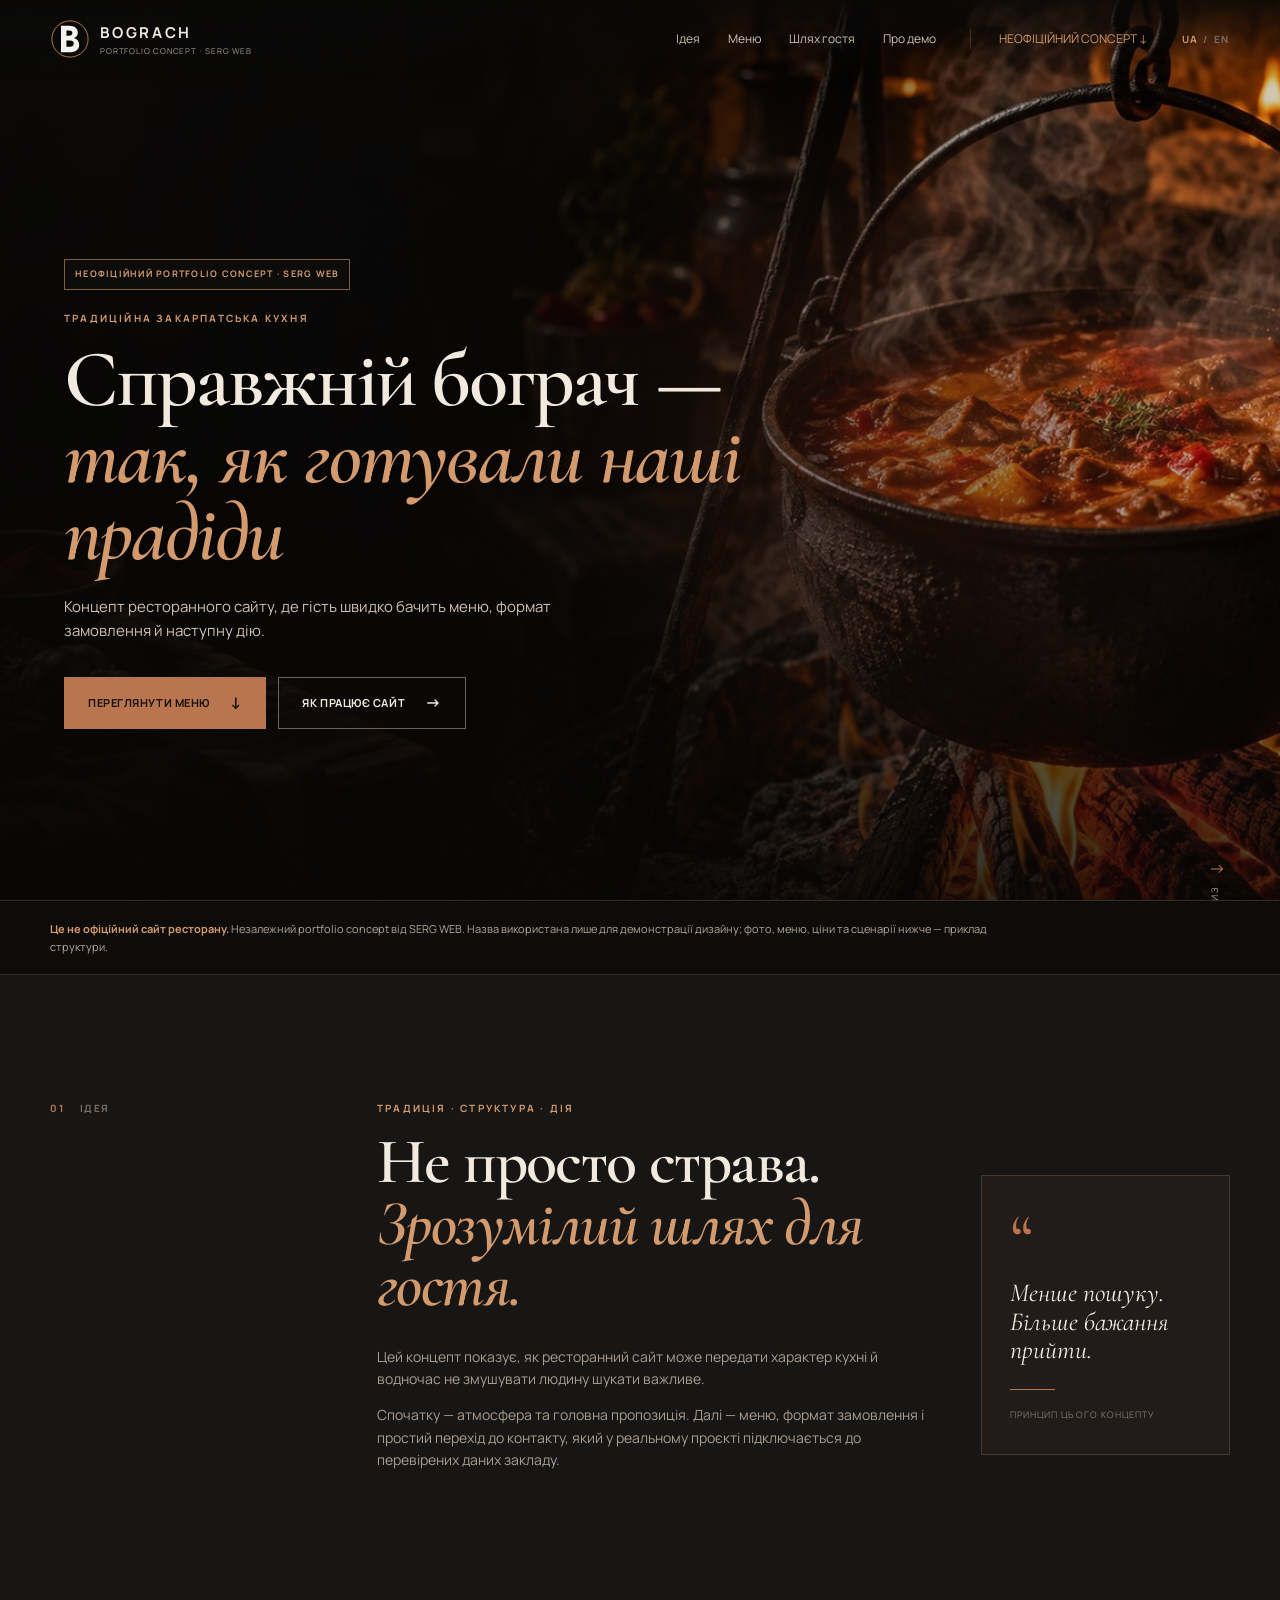
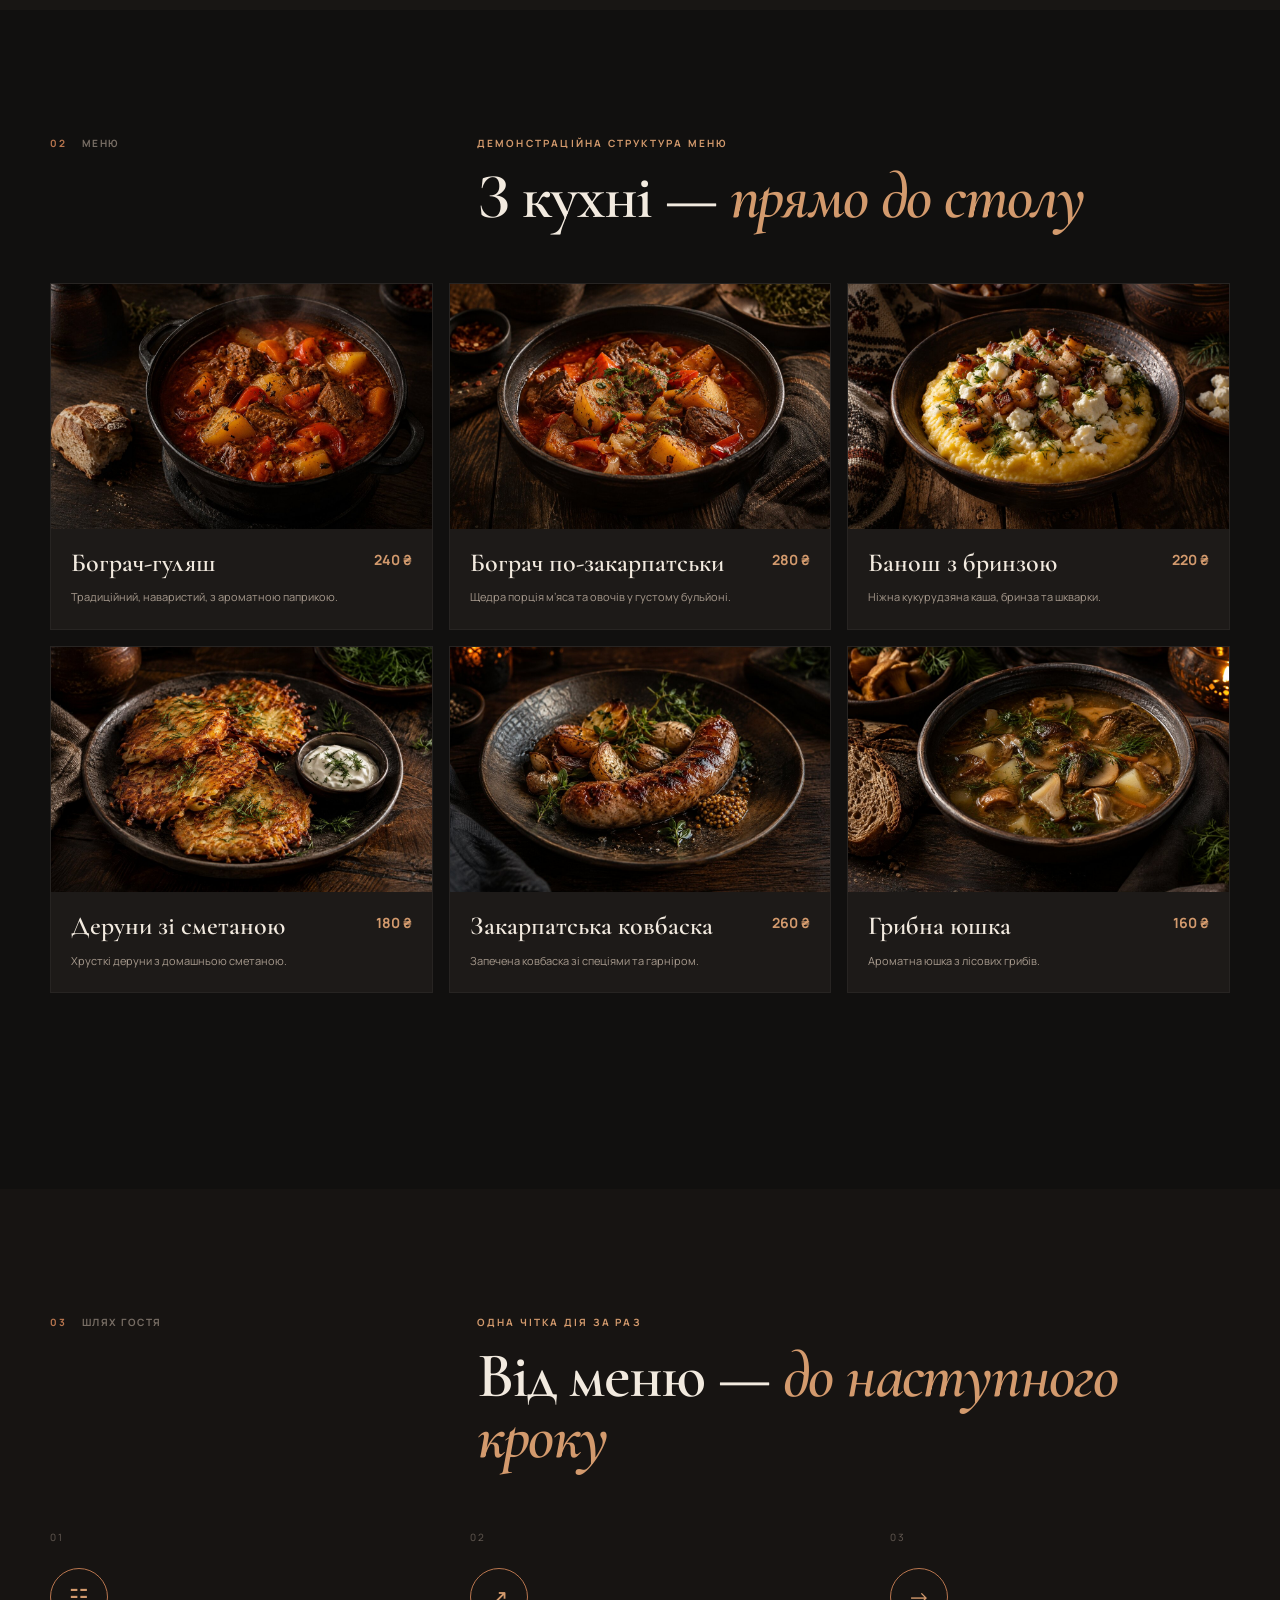
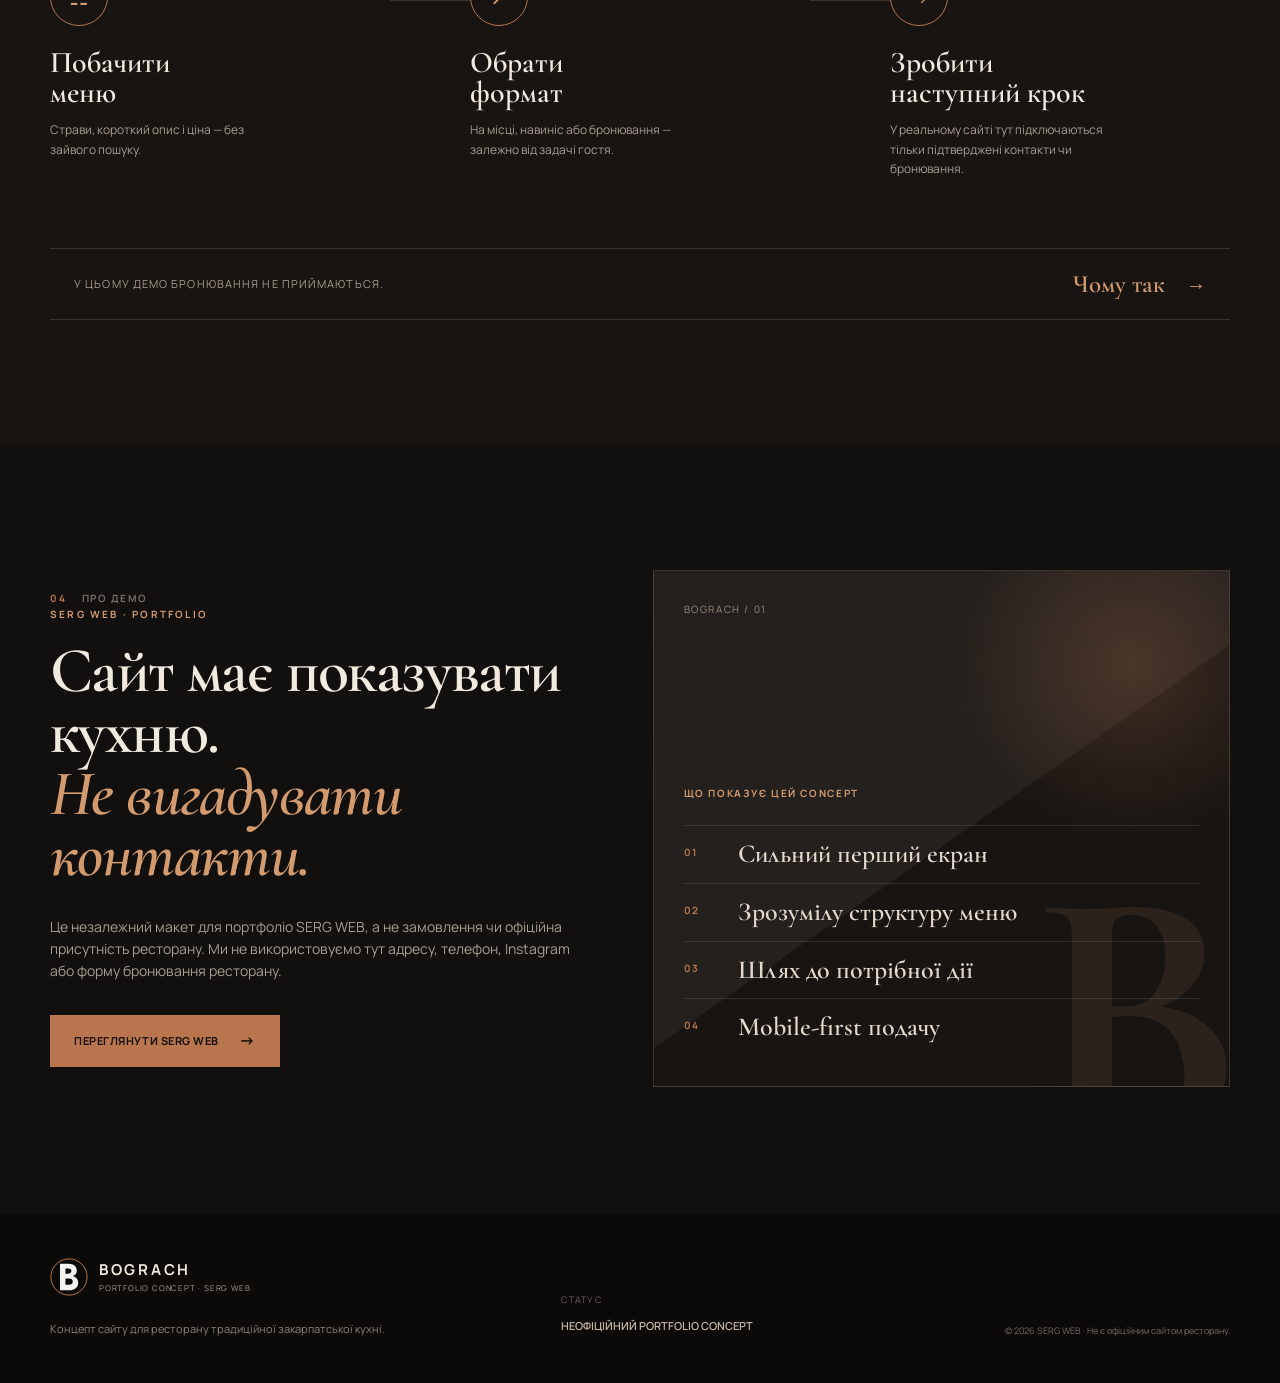
<file: index.html>
<!DOCTYPE html>
<html lang="uk">
<head>
  <meta charset="UTF-8">
  <meta name="viewport" content="width=device-width, initial-scale=1.0">
  <meta name="description" content="Bograch — неофіційний portfolio concept SERG WEB для ресторанного сайту традиційної закарпатської кухні.">
  <meta name="theme-color" content="#11100f">
  <title>Bograch — portfolio concept · SERG WEB</title>
  <link rel="icon" type="image/svg+xml" href="./assets/bograch-favicon.svg">
  <link rel="alternate" hreflang="uk" href="https://karasevsergey93-tech.github.io/bograch-restaurant/">
  <link rel="alternate" hreflang="en" href="https://karasevsergey93-tech.github.io/bograch-restaurant/en.html">
  <link rel="preconnect" href="https://fonts.googleapis.com">
  <link rel="preconnect" href="https://fonts.gstatic.com" crossorigin>
  <link href="https://fonts.googleapis.com/css2?family=Cormorant+Garamond:ital,wght@0,500;0,600;0,700;1,600;1,700&family=Manrope:wght@400;500;600;700&display=swap" rel="stylesheet">
  <link rel="stylesheet" href="style.css">
</head>
<body>
  <header class="site-header">
    <a class="logo" href="#hero" aria-label="Bograch — на початок сторінки">
      <img class="logo-mark" src="./assets/bograch-mark.svg" alt="">
      <span>
        <strong>BOGRACH</strong>
        <small>Portfolio concept · SERG WEB</small>
      </span>
    </a>

    <nav class="nav" id="site-nav" aria-label="Навігація концептом">
      <a href="#idea">Ідея</a>
      <a href="#menu">Меню</a>
      <a href="#journey">Шлях гостя</a>
      <a href="#concept">Про демо</a>
    </nav>

    <a class="header-link" href="#concept">НЕОФІЦІЙНИЙ CONCEPT ↓</a>
    <div class="lang-switch" aria-label="Вибір мови">
      <a href="./index.html" lang="uk" aria-current="page">UA</a><span aria-hidden="true">/</span><a href="./en.html" lang="en">EN</a>
    </div>
    <button class="menu-toggle" type="button" aria-label="Відкрити меню" aria-expanded="false" aria-controls="site-nav">
      <span></span><span></span>
    </button>
  </header>

  <main>
    <section class="hero" id="hero">
      <img class="hero-bg" src="./assets/bograch-hero-v2.jpg" alt="" aria-hidden="true">
      <div class="hero-overlay"></div>
      <div class="hero-content reveal">
        <p class="concept-kicker">НЕОФІЦІЙНИЙ PORTFOLIO CONCEPT · SERG WEB</p>
        <p class="eyebrow">ТРАДИЦІЙНА ЗАКАРПАТСЬКА КУХНЯ</p>
        <h1>Справжній бограч —<br><em>так, як готували наші прадіди</em></h1>
        <p class="hero-text">Концепт ресторанного сайту, де гість швидко бачить меню, формат замовлення й наступну дію.</p>
        <div class="hero-actions">
          <a class="btn btn-primary" href="#menu">Переглянути меню <span>↓</span></a>
          <a class="btn btn-outline" href="#journey">Як працює сайт <span>→</span></a>
        </div>
      </div>
      <a class="scroll-down" href="#idea" aria-label="Перейти до ідеї концепту">
        <span>Гортайте вниз</span><i>↓</i>
      </a>
    </section>

    <section class="disclosure" aria-label="Важливе уточнення">
      <div class="container">
        <p><strong>Це не офіційний сайт ресторану.</strong> Незалежний portfolio concept від SERG WEB. Назва використана лише для демонстрації дизайну; фото, меню, ціни та сценарії нижче — приклад структури.</p>
      </div>
    </section>

    <section class="about section" id="idea">
      <div class="container about-grid">
        <div class="section-label reveal">01 <span>Ідея</span></div>
        <div class="about-copy reveal">
          <p class="eyebrow">ТРАДИЦІЯ · СТРУКТУРА · ДІЯ</p>
          <h2>Не просто страва.<br><em>Зрозумілий шлях для гостя.</em></h2>
          <p>Цей концепт показує, як ресторанний сайт може передати характер кухні й водночас не змушувати людину шукати важливе.</p>
          <p>Спочатку — атмосфера та головна пропозиція. Далі — меню, формат замовлення і простий перехід до контакту, який у реальному проєкті підключається до перевірених даних закладу.</p>
        </div>
        <aside class="about-card reveal">
          <span class="quote-mark">“</span>
          <p>Менше пошуку. Більше бажання прийти.</p>
          <span class="card-line"></span>
          <small>Принцип цього концепту</small>
        </aside>
      </div>
    </section>

    <section class="menu-section section" id="menu">
      <div class="container">
        <div class="section-heading reveal">
          <div class="section-label">02 <span>Меню</span></div>
          <div>
            <p class="eyebrow">ДЕМОНСТРАЦІЙНА СТРУКТУРА МЕНЮ</p>
            <h2>З кухні — <em>прямо до столу</em></h2>
          </div>
        </div>

        <div class="menu-grid">
          <article class="menu-card reveal">
            <div class="dish-image"><img src="./assets/menu-bograch-goulash.jpg" alt="Ілюстративне фото бограча-гуляшу" loading="lazy"></div>
            <div class="dish-info"><h3>Бограч-гуляш</h3><strong>240 ₴</strong><p>Традиційний, наваристий, з ароматною паприкою.</p></div>
          </article>
          <article class="menu-card reveal">
            <div class="dish-image"><img src="./assets/menu-bograch-zakarpattia.jpg" alt="Ілюстративне фото бограча по-закарпатськи" loading="lazy"></div>
            <div class="dish-info"><h3>Бограч по-закарпатськи</h3><strong>280 ₴</strong><p>Щедра порція м’яса та овочів у густому бульйоні.</p></div>
          </article>
          <article class="menu-card reveal">
            <div class="dish-image"><img src="./assets/menu-banosh-brynza.jpg" alt="Ілюстративне фото баношу з бринзою" loading="lazy"></div>
            <div class="dish-info"><h3>Банош з бринзою</h3><strong>220 ₴</strong><p>Ніжна кукурудзяна каша, бринза та шкварки.</p></div>
          </article>
          <article class="menu-card reveal">
            <div class="dish-image"><img src="./assets/menu-deruny.jpg" alt="Ілюстративне фото дерунів зі сметаною" loading="lazy"></div>
            <div class="dish-info"><h3>Деруни зі сметаною</h3><strong>180 ₴</strong><p>Хрусткі деруни з домашньою сметаною.</p></div>
          </article>
          <article class="menu-card reveal">
            <div class="dish-image"><img src="./assets/menu-zakarpattia-sausage.jpg" alt="Ілюстративне фото закарпатської ковбаски" loading="lazy"></div>
            <div class="dish-info"><h3>Закарпатська ковбаска</h3><strong>260 ₴</strong><p>Запечена ковбаска зі спеціями та гарніром.</p></div>
          </article>
          <article class="menu-card reveal">
            <div class="dish-image"><img src="./assets/menu-mushroom-soup.jpg" alt="Ілюстративне фото грибної юшки" loading="lazy"></div>
            <div class="dish-info"><h3>Грибна юшка</h3><strong>160 ₴</strong><p>Ароматна юшка з лісових грибів.</p></div>
          </article>
        </div>

        <div class="center-action reveal">
          <a class="text-link" href="#journey">Подивитися шлях гостя <span>↓</span></a>
        </div>
      </div>
    </section>

    <section class="journey section" id="journey">
      <div class="container">
        <div class="section-heading reveal">
          <div class="section-label">03 <span>Шлях гостя</span></div>
          <div>
            <p class="eyebrow">ОДНА ЧІТКА ДІЯ ЗА РАЗ</p>
            <h2>Від меню — <em>до наступного кроку</em></h2>
          </div>
        </div>

        <div class="timeline">
          <article class="timeline-step reveal">
            <span class="step-number">01</span>
            <div class="step-icon">☷</div>
            <h3>Побачити<br>меню</h3>
            <p>Страви, короткий опис і ціна — без зайвого пошуку.</p>
          </article>
          <div class="timeline-line"></div>
          <article class="timeline-step reveal">
            <span class="step-number">02</span>
            <div class="step-icon">↗︎</div>
            <h3>Обрати<br>формат</h3>
            <p>На місці, навиніс або бронювання — залежно від задачі гостя.</p>
          </article>
          <div class="timeline-line"></div>
          <article class="timeline-step reveal">
            <span class="step-number">03</span>
            <div class="step-icon">→</div>
            <h3>Зробити<br>наступний крок</h3>
            <p>У реальному сайті тут підключаються тільки підтверджені контакти чи бронювання.</p>
          </article>
        </div>

        <div class="journey-note reveal">
          <span>У цьому демо бронювання не приймаються.</span>
          <a href="#concept">Чому так <b>→</b></a>
        </div>
      </div>
    </section>

    <section class="concept section" id="concept">
      <div class="container concept-grid">
        <div class="concept-info reveal">
          <div class="section-label">04 <span>Про демо</span></div>
          <p class="eyebrow">SERG WEB · PORTFOLIO</p>
          <h2>Сайт має показувати кухню.<br><em>Не вигадувати контакти.</em></h2>
          <p>Це незалежний макет для портфоліо SERG WEB, а не замовлення чи офіційна присутність ресторану. Ми не використовуємо тут адресу, телефон, Instagram або форму бронювання ресторану.</p>
          <a class="btn btn-primary" href="https://karasevsergey93-tech.github.io/SERG-WEB/v2/" target="_blank" rel="noopener noreferrer">Переглянути SERG WEB <span>→</span></a>
        </div>

        <div class="concept-panel reveal" aria-label="Що показує цей концепт">
          <span class="panel-index">BOGRACH / 01</span>
          <div class="panel-content">
            <p>ЩО ПОКАЗУЄ ЦЕЙ CONCEPT</p>
            <ul>
              <li><span>01</span> Сильний перший екран</li>
              <li><span>02</span> Зрозумілу структуру меню</li>
              <li><span>03</span> Шлях до потрібної дії</li>
              <li><span>04</span> Mobile-first подачу</li>
            </ul>
          </div>
          <span class="panel-mark">B</span>
        </div>
      </div>
    </section>
  </main>

  <footer class="footer">
    <div class="container footer-grid">
      <div class="footer-brand">
        <a class="logo" href="#hero">
          <img class="logo-mark" src="./assets/bograch-mark.svg" alt="">
          <span><strong>BOGRACH</strong><small>Portfolio concept · SERG WEB</small></span>
        </a>
        <p>Концепт сайту для ресторану традиційної закарпатської кухні.</p>
      </div>
      <div class="footer-note">
        <span>СТАТУС</span>
        <strong>НЕОФІЦІЙНИЙ PORTFOLIO CONCEPT</strong>
      </div>
      <div class="footer-copy">© 2026 SERG WEB · Не є офіційним сайтом ресторану.</div>
    </div>
  </footer>

  <script src="script.js"></script>
</body>
</html>
</file>
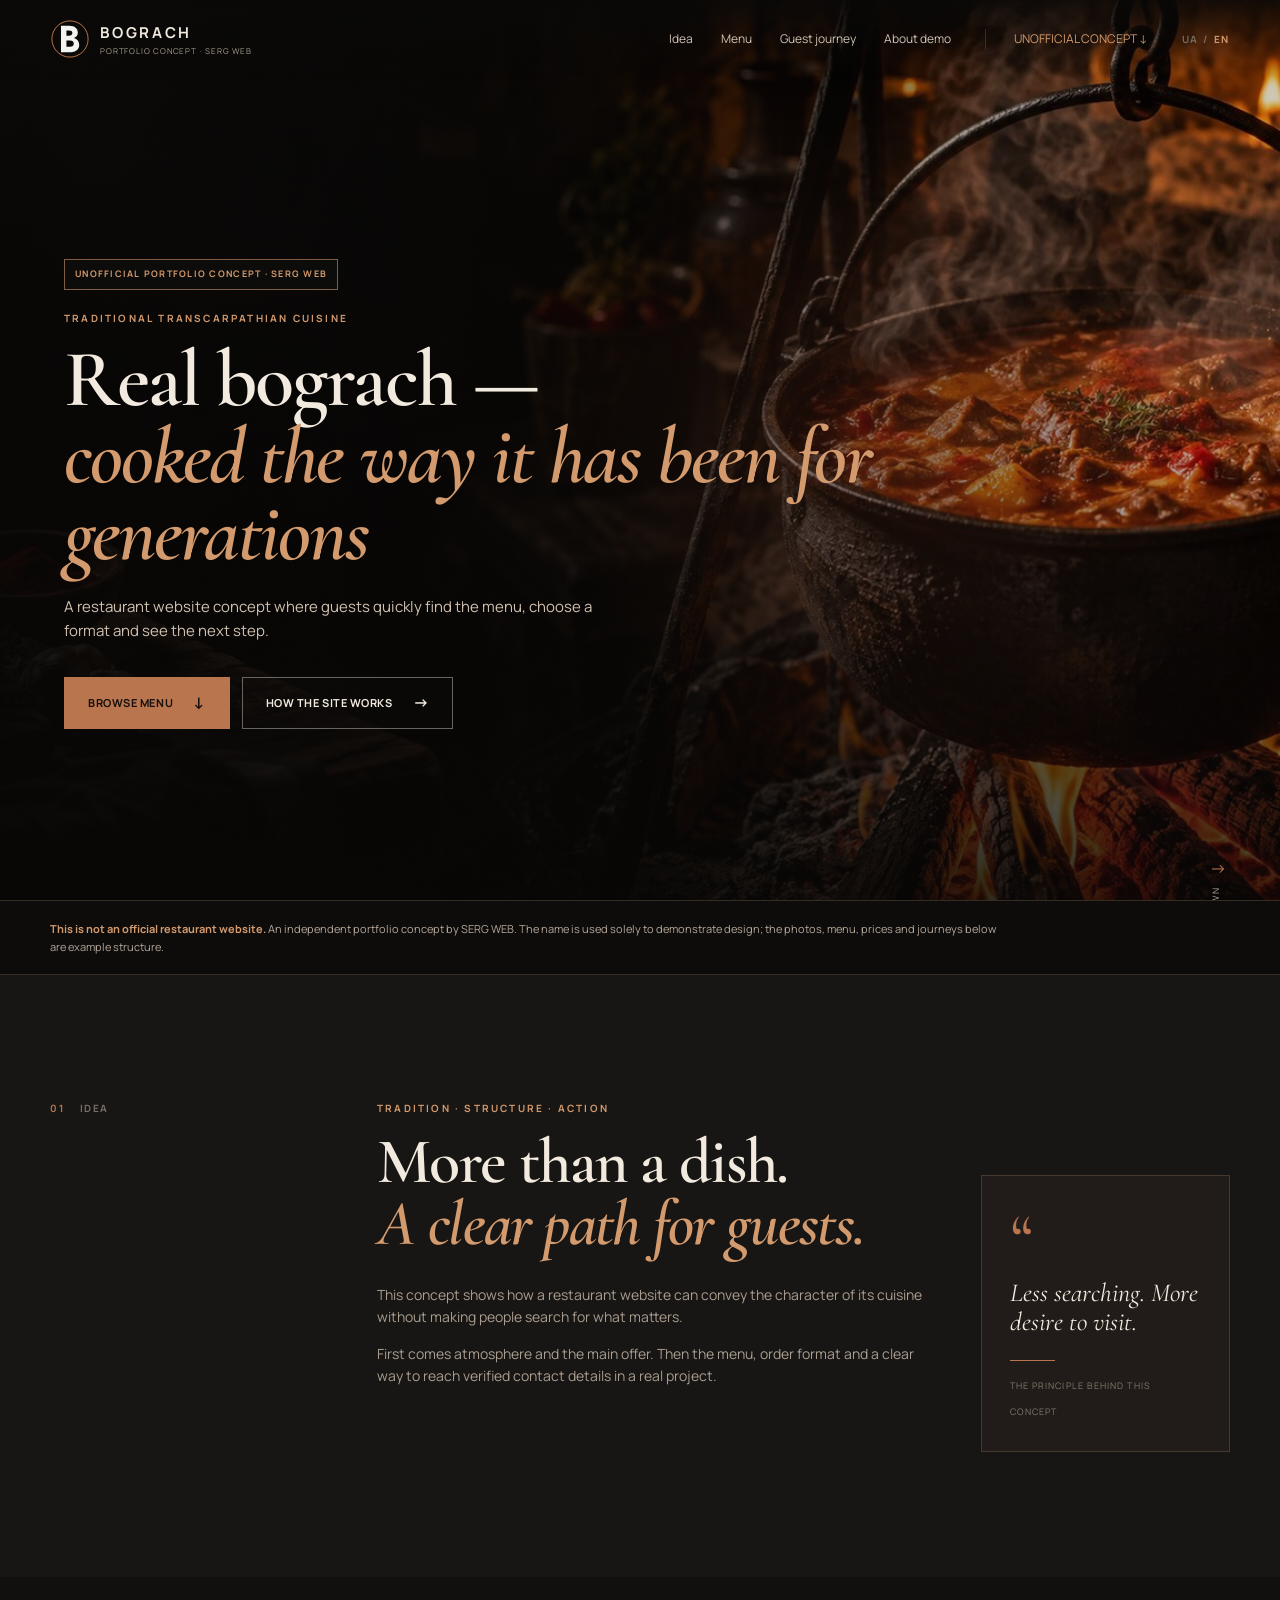
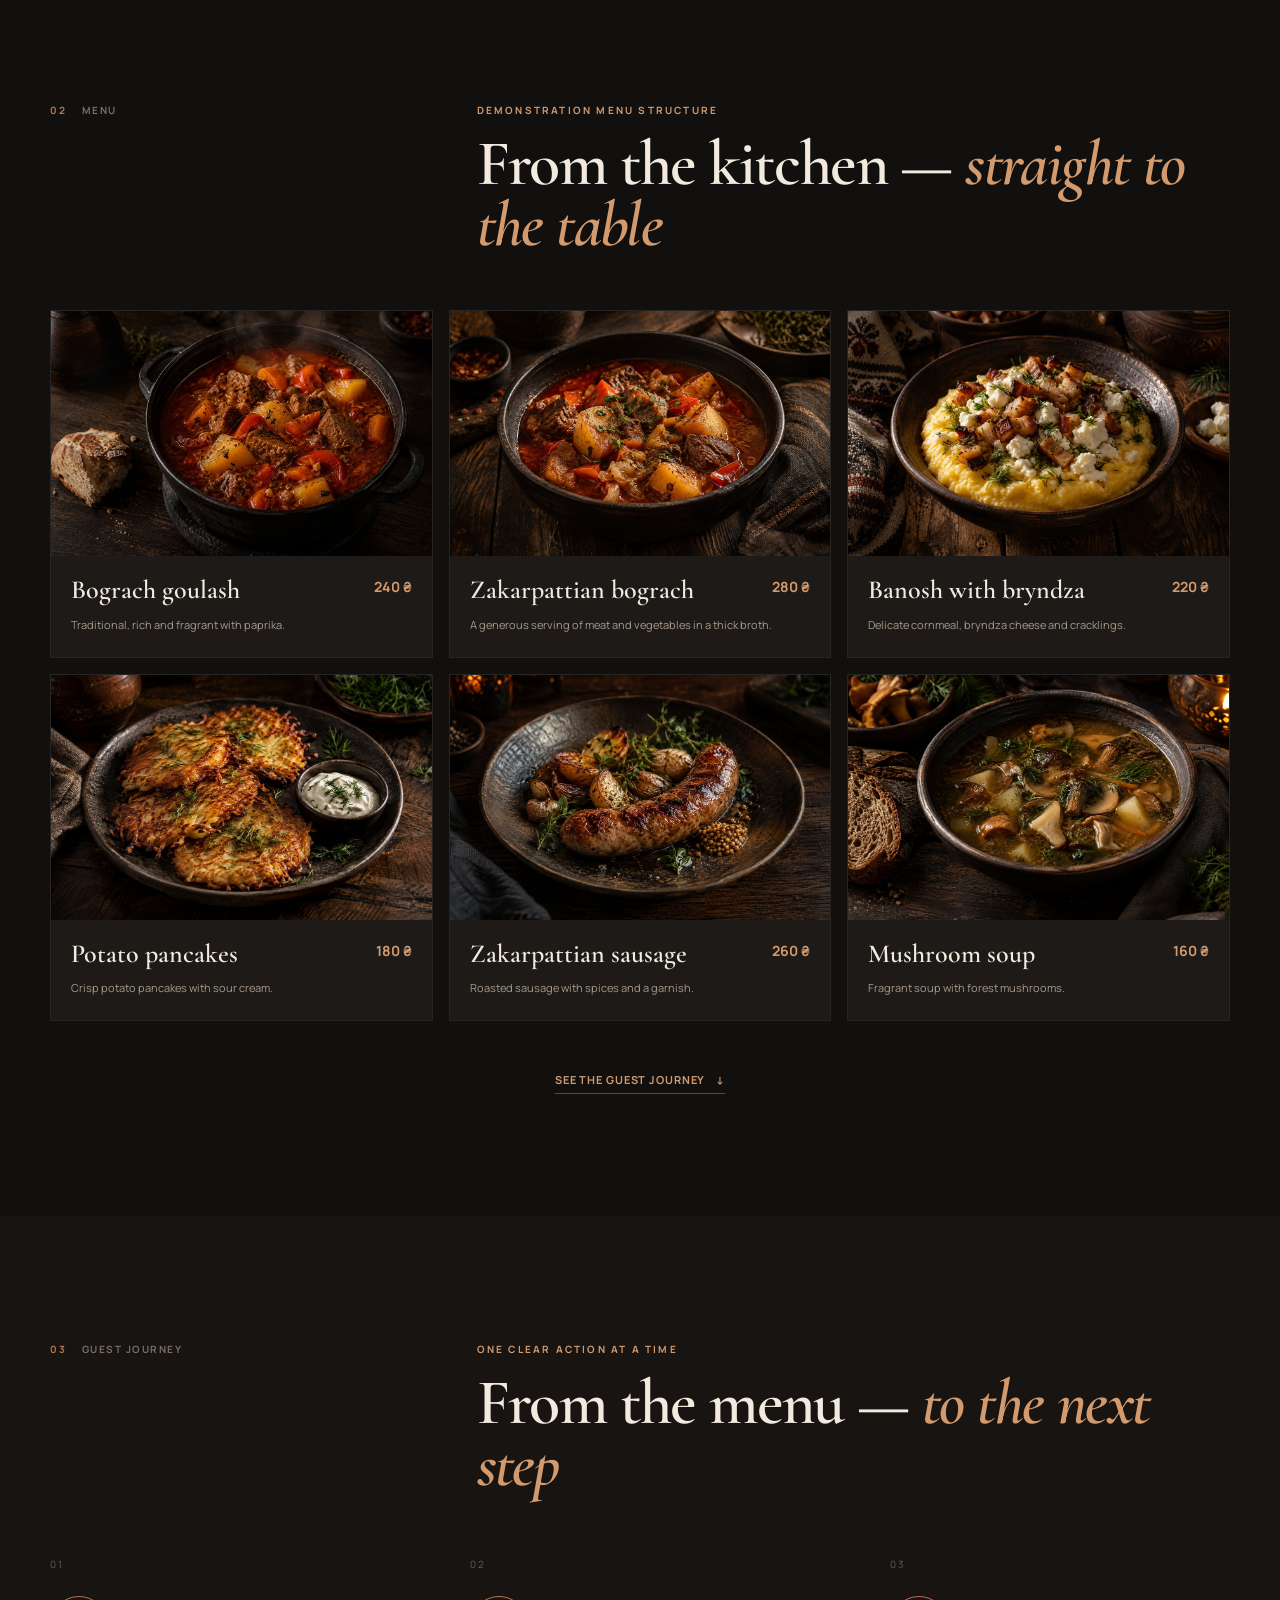
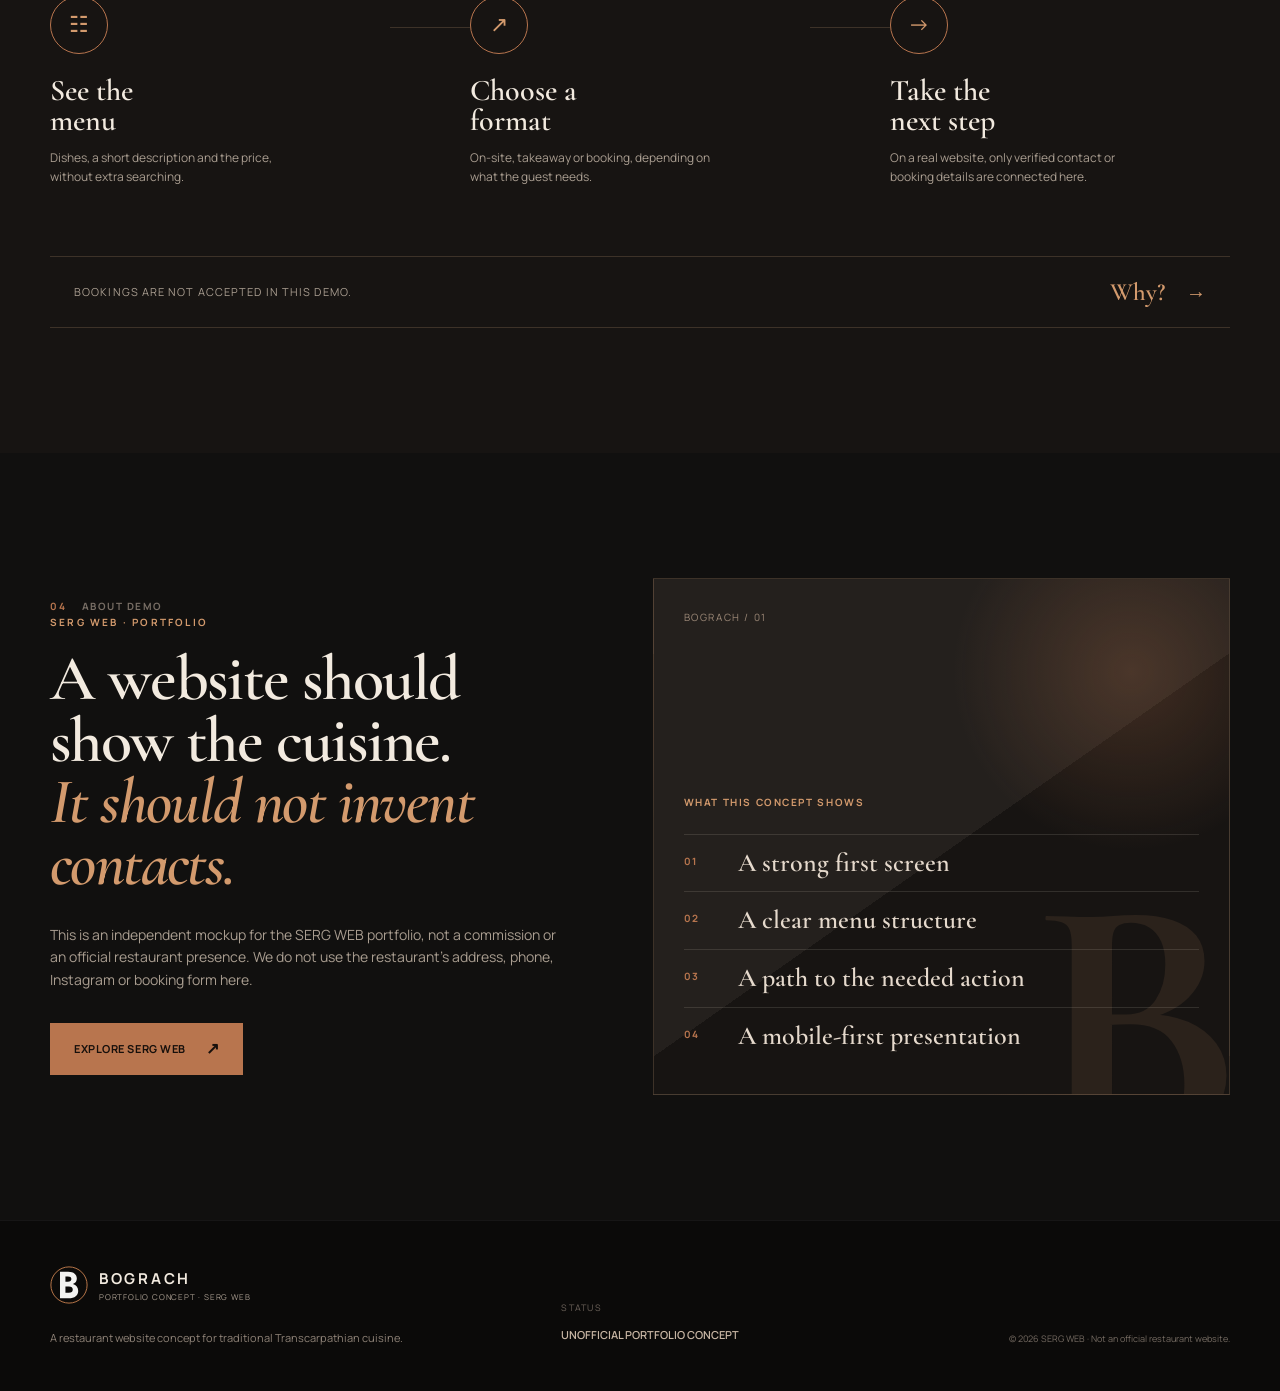
<file: en.html>
<!DOCTYPE html>
<html lang="en">
<head>
  <meta charset="UTF-8">
  <meta name="viewport" content="width=device-width, initial-scale=1.0">
  <meta name="description" content="Bograch is an unofficial SERG WEB portfolio concept for a traditional Transcarpathian restaurant website.">
  <meta name="theme-color" content="#11100f">
  <title>Bograch — portfolio concept · SERG WEB</title>
  <link rel="icon" type="image/svg+xml" href="./assets/bograch-favicon.svg">
  <link rel="alternate" hreflang="uk" href="https://karasevsergey93-tech.github.io/bograch-restaurant/">
  <link rel="alternate" hreflang="en" href="https://karasevsergey93-tech.github.io/bograch-restaurant/en.html">
  <link rel="preconnect" href="https://fonts.googleapis.com">
  <link rel="preconnect" href="https://fonts.gstatic.com" crossorigin>
  <link href="https://fonts.googleapis.com/css2?family=Cormorant+Garamond:ital,wght@0,500;0,600;0,700;1,600;1,700&family=Manrope:wght@400;500;600;700&display=swap" rel="stylesheet">
  <link rel="stylesheet" href="style.css">
</head>
<body>
  <header class="site-header">
    <a class="logo" href="#hero" aria-label="Bograch — back to the top">
      <img class="logo-mark" src="./assets/bograch-mark.svg" alt="">
      <span>
        <strong>BOGRACH</strong>
        <small>Portfolio concept · SERG WEB</small>
      </span>
    </a>

    <nav class="nav" id="site-nav" aria-label="Concept navigation">
      <a href="#idea">Idea</a>
      <a href="#menu">Menu</a>
      <a href="#journey">Guest journey</a>
      <a href="#concept">About demo</a>
    </nav>

    <a class="header-link" href="#concept">UNOFFICIAL CONCEPT ↓</a>
    <div class="lang-switch" aria-label="Language selection">
      <a href="./index.html" lang="uk">UA</a><span aria-hidden="true">/</span><a href="./en.html" lang="en" aria-current="page">EN</a>
    </div>
    <button class="menu-toggle" type="button" aria-label="Open menu" aria-expanded="false" aria-controls="site-nav">
      <span></span><span></span>
    </button>
  </header>

  <main>
    <section class="hero" id="hero">
      <img class="hero-bg" src="./assets/bograch-hero-v2.jpg" alt="" aria-hidden="true">
      <div class="hero-overlay"></div>
      <div class="hero-content reveal">
        <p class="concept-kicker">UNOFFICIAL PORTFOLIO CONCEPT · SERG WEB</p>
        <p class="eyebrow">TRADITIONAL TRANSCARPATHIAN CUISINE</p>
        <h1>Real bograch —<br><em>cooked the way it has been for generations</em></h1>
        <p class="hero-text">A restaurant website concept where guests quickly find the menu, choose a format and see the next step.</p>
        <div class="hero-actions">
          <a class="btn btn-primary" href="#menu">Browse menu <span>↓</span></a>
          <a class="btn btn-outline" href="#journey">How the site works <span>→</span></a>
        </div>
      </div>
      <a class="scroll-down" href="#idea" aria-label="Go to the concept idea">
        <span>Scroll down</span><i>↓</i>
      </a>
    </section>

    <section class="disclosure" aria-label="Important notice">
      <div class="container">
        <p><strong>This is not an official restaurant website.</strong> An independent portfolio concept by SERG WEB. The name is used solely to demonstrate design; the photos, menu, prices and journeys below are example structure.</p>
      </div>
    </section>

    <section class="about section" id="idea">
      <div class="container about-grid">
        <div class="section-label reveal">01 <span>Idea</span></div>
        <div class="about-copy reveal">
          <p class="eyebrow">TRADITION · STRUCTURE · ACTION</p>
          <h2>More than a dish.<br><em>A clear path for guests.</em></h2>
          <p>This concept shows how a restaurant website can convey the character of its cuisine without making people search for what matters.</p>
          <p>First comes atmosphere and the main offer. Then the menu, order format and a clear way to reach verified contact details in a real project.</p>
        </div>
        <aside class="about-card reveal">
          <span class="quote-mark">“</span>
          <p>Less searching. More desire to visit.</p>
          <span class="card-line"></span>
          <small>The principle behind this concept</small>
        </aside>
      </div>
    </section>

    <section class="menu-section section" id="menu">
      <div class="container">
        <div class="section-heading reveal">
          <div class="section-label">02 <span>Menu</span></div>
          <div>
            <p class="eyebrow">DEMONSTRATION MENU STRUCTURE</p>
            <h2>From the kitchen — <em>straight to the table</em></h2>
          </div>
        </div>

        <div class="menu-grid">
          <article class="menu-card reveal">
            <div class="dish-image"><img src="./assets/menu-bograch-goulash.jpg" alt="Illustrative photo of bograch goulash" loading="lazy"></div>
            <div class="dish-info"><h3>Bograch goulash</h3><strong>240 ₴</strong><p>Traditional, rich and fragrant with paprika.</p></div>
          </article>
          <article class="menu-card reveal">
            <div class="dish-image"><img src="./assets/menu-bograch-zakarpattia.jpg" alt="Illustrative photo of Zakarpattian bograch" loading="lazy"></div>
            <div class="dish-info"><h3>Zakarpattian bograch</h3><strong>280 ₴</strong><p>A generous serving of meat and vegetables in a thick broth.</p></div>
          </article>
          <article class="menu-card reveal">
            <div class="dish-image"><img src="./assets/menu-banosh-brynza.jpg" alt="Illustrative photo of banosh with bryndza" loading="lazy"></div>
            <div class="dish-info"><h3>Banosh with bryndza</h3><strong>220 ₴</strong><p>Delicate cornmeal, bryndza cheese and cracklings.</p></div>
          </article>
          <article class="menu-card reveal">
            <div class="dish-image"><img src="./assets/menu-deruny.jpg" alt="Illustrative photo of potato pancakes with sour cream" loading="lazy"></div>
            <div class="dish-info"><h3>Potato pancakes</h3><strong>180 ₴</strong><p>Crisp potato pancakes with sour cream.</p></div>
          </article>
          <article class="menu-card reveal">
            <div class="dish-image"><img src="./assets/menu-zakarpattia-sausage.jpg" alt="Illustrative photo of Zakarpattian sausage" loading="lazy"></div>
            <div class="dish-info"><h3>Zakarpattian sausage</h3><strong>260 ₴</strong><p>Roasted sausage with spices and a garnish.</p></div>
          </article>
          <article class="menu-card reveal">
            <div class="dish-image"><img src="./assets/menu-mushroom-soup.jpg" alt="Illustrative photo of mushroom soup" loading="lazy"></div>
            <div class="dish-info"><h3>Mushroom soup</h3><strong>160 ₴</strong><p>Fragrant soup with forest mushrooms.</p></div>
          </article>
        </div>

        <div class="center-action reveal">
          <a class="text-link" href="#journey">See the guest journey <span>↓</span></a>
        </div>
      </div>
    </section>

    <section class="journey section" id="journey">
      <div class="container">
        <div class="section-heading reveal">
          <div class="section-label">03 <span>Guest journey</span></div>
          <div>
            <p class="eyebrow">ONE CLEAR ACTION AT A TIME</p>
            <h2>From the menu — <em>to the next step</em></h2>
          </div>
        </div>

        <div class="timeline">
          <article class="timeline-step reveal">
            <span class="step-number">01</span>
            <div class="step-icon">☷</div>
            <h3>See the<br>menu</h3>
            <p>Dishes, a short description and the price, without extra searching.</p>
          </article>
          <div class="timeline-line"></div>
          <article class="timeline-step reveal">
            <span class="step-number">02</span>
            <div class="step-icon">↗︎</div>
            <h3>Choose a<br>format</h3>
            <p>On-site, takeaway or booking, depending on what the guest needs.</p>
          </article>
          <div class="timeline-line"></div>
          <article class="timeline-step reveal">
            <span class="step-number">03</span>
            <div class="step-icon">→</div>
            <h3>Take the<br>next step</h3>
            <p>On a real website, only verified contact or booking details are connected here.</p>
          </article>
        </div>

        <div class="journey-note reveal">
          <span>Bookings are not accepted in this demo.</span>
          <a href="#concept">Why? <b>→</b></a>
        </div>
      </div>
    </section>

    <section class="concept section" id="concept">
      <div class="container concept-grid">
        <div class="concept-info reveal">
          <div class="section-label">04 <span>About demo</span></div>
          <p class="eyebrow">SERG WEB · PORTFOLIO</p>
          <h2>A website should show the cuisine.<br><em>It should not invent contacts.</em></h2>
          <p>This is an independent mockup for the SERG WEB portfolio, not a commission or an official restaurant presence. We do not use the restaurant's address, phone, Instagram or booking form here.</p>
          <a class="btn btn-primary" href="https://karasevsergey93-tech.github.io/SERG-WEB/v2/" target="_blank" rel="noopener noreferrer">Explore SERG WEB <span>↗︎</span></a>
        </div>

        <div class="concept-panel reveal" aria-label="What this concept shows">
          <span class="panel-index">BOGRACH / 01</span>
          <div class="panel-content">
            <p>WHAT THIS CONCEPT SHOWS</p>
            <ul>
              <li><span>01</span> A strong first screen</li>
              <li><span>02</span> A clear menu structure</li>
              <li><span>03</span> A path to the needed action</li>
              <li><span>04</span> A mobile-first presentation</li>
            </ul>
          </div>
          <span class="panel-mark">B</span>
        </div>
      </div>
    </section>
  </main>

  <footer class="footer">
    <div class="container footer-grid">
      <div class="footer-brand">
        <a class="logo" href="#hero" aria-label="Bograch — back to the top">
          <img class="logo-mark" src="./assets/bograch-mark.svg" alt="">
          <span><strong>BOGRACH</strong><small>Portfolio concept · SERG WEB</small></span>
        </a>
        <p>A restaurant website concept for traditional Transcarpathian cuisine.</p>
      </div>
      <div class="footer-note">
        <span>STATUS</span>
        <strong>UNOFFICIAL PORTFOLIO CONCEPT</strong>
      </div>
      <div class="footer-copy">© 2026 SERG WEB · Not an official restaurant website.</div>
    </div>
  </footer>

  <script src="script.js"></script>
</body>
</html>
</file>
<file: style.css>
:root {
  --bg: #11100f;
  --bg-soft: #181614;
  --card: #1d1a18;
  --text: #f2eadf;
  --muted: #a99d90;
  --copper: #b8754e;
  --copper-light: #d39a6d;
  --line: rgba(214, 169, 132, .20);
  --max: 1180px;
}

* { box-sizing: border-box; margin: 0; padding: 0; }
html { scroll-behavior: smooth; }
body { background: var(--bg); color: var(--text); font-family: "Manrope", sans-serif; line-height: 1.6; overflow-x: hidden; }
a { color: inherit; text-decoration: none; }
a:focus-visible, button:focus-visible { outline: 2px solid var(--copper-light); outline-offset: 4px; }
img { max-width: 100%; display: block; }
button { font: inherit; }
.container { width: min(var(--max), calc(100% - 48px)); margin-inline: auto; }

.site-header {
  position: fixed; z-index: 100; inset: 0 0 auto; width: 100%;
  padding: 20px 4vw; display: flex; align-items: center; gap: 34px;
  background: linear-gradient(to bottom, rgba(10,9,8,.86), transparent);
  transition: background .28s ease, padding .28s ease, backdrop-filter .28s ease;
}
.site-header.scrolled { background: rgba(15,14,13,.94); backdrop-filter: blur(12px); padding-block: 14px; }
.logo { display: inline-flex; align-items: center; gap: 11px; }
.logo-mark {
  width: 38px; height: 38px; display: block; flex: 0 0 auto;
}
.logo strong { display: block; font-size: 15px; letter-spacing: .18em; }
.logo small { display: block; color: var(--muted); font-size: 8px; letter-spacing: .1em; text-transform: uppercase; }
.nav { display: flex; gap: 28px; margin-left: auto; }
.nav a, .header-link { color: #cfc3b6; font-size: 12px; transition: color .25s ease; }
.header-link { border-left: 1px solid var(--line); padding-left: 28px; color: var(--copper-light); }
.lang-switch { display: flex; align-items: center; gap: 6px; color: #776d64; font-size: 10px; font-weight: 700; letter-spacing: .08em; }
.lang-switch a { color: inherit; transition: color .25s ease; }
.lang-switch a[aria-current="page"] { color: var(--copper-light); }
.menu-toggle { display: none; border: 0; background: transparent; width: 42px; height: 42px; }
.menu-toggle span { display: block; width: 24px; height: 1px; background: var(--text); margin: 6px auto; }

.hero { min-height: 100svh; position: relative; display: grid; place-items: center; overflow: hidden; isolation: isolate; }
.hero-bg { position: absolute; inset: 0; width: 100%; height: 100%; object-fit: cover; z-index: -3; }
.hero-overlay {
  position: absolute; inset: 0; z-index: -2;
  background:
    radial-gradient(circle at 70% 48%, rgba(115,55,32,.18), transparent 35%),
    linear-gradient(90deg, rgba(8,7,6,.90) 0%, rgba(8,7,6,.66) 44%, rgba(8,7,6,.19) 100%),
    linear-gradient(0deg, rgba(8,7,6,.74), transparent 50%);
}
.hero-content { width: min(950px, calc(100% - 48px)); margin-right: auto; margin-left: max(5vw, calc((100vw - var(--max))/2)); padding-top: 88px; }
.concept-kicker {
  width: fit-content; margin-bottom: 20px; padding: 7px 10px; border: 1px solid rgba(211,154,109,.58);
  color: var(--copper-light); background: rgba(17,16,15,.58); font-size: 9px; font-weight: 700;
  letter-spacing: .14em; text-transform: uppercase;
}
.eyebrow { color: var(--copper-light); font-size: 10px; font-weight: 700; letter-spacing: .22em; text-transform: uppercase; margin-bottom: 15px; }
h1, h2 { font-family: "Cormorant Garamond", serif; font-weight: 600; line-height: .96; letter-spacing: -.025em; }
h1 { font-size: clamp(54px, 6.3vw, 88px); max-width: 900px; }
h2 { font-size: clamp(46px, 5vw, 68px); }
em { color: var(--copper-light); font-style: italic; }
.hero-text { max-width: 540px; margin-top: 22px; color: #d0c1b1; font-size: 15px; }
.hero-actions { display: flex; flex-wrap: wrap; gap: 12px; margin-top: 34px; }
.btn {
  display: inline-flex; justify-content: center; align-items: center; gap: 20px; min-height: 52px; padding: 0 23px;
  border: 1px solid var(--copper); font-size: 11px; font-weight: 700; letter-spacing: .05em; text-transform: uppercase;
  transition: transform .28s ease, background .28s ease, color .28s ease, border-color .28s ease;
}
.btn span { font-size: 16px; }
.btn-primary { background: var(--copper); color: #17100c; }
.btn-outline { color: var(--text); border-color: rgba(242,234,223,.4); background: rgba(20,18,16,.2); }
.scroll-down {
  position: absolute; right: 5vw; bottom: 25px; display: flex; align-items: center; gap: 12px; color: #b8a69a;
  font-size: 9px; letter-spacing: .15em; text-transform: uppercase; transform: rotate(-90deg); transform-origin: right center;
}
.scroll-down i { font-style: normal; color: var(--copper); font-size: 17px; }

.disclosure { background: #0d0c0b; border-block: 1px solid var(--line); }
.disclosure p { max-width: 960px; padding: 19px 0; color: #b5a79a; font-size: 11px; }
.disclosure strong { color: var(--copper-light); }

.section { position: relative; padding: 125px 0; }
.section-label { color: var(--copper); font-size: 10px; font-weight: 700; letter-spacing: .15em; text-transform: uppercase; }
.section-label span { color: #786e65; margin-left: 12px; }
.about { background: var(--bg-soft); overflow: hidden; }
.about-grid { display: grid; grid-template-columns: 1fr 2fr .9fr; gap: 50px; align-items: start; }
.about-copy { max-width: 690px; }
.about-copy h2 { margin-bottom: 30px; }
.about-copy > p:not(.eyebrow), .concept-info > p:not(.eyebrow) { max-width: 620px; margin-bottom: 14px; color: var(--muted); font-size: 14px; }
.about-card { margin-top: 75px; min-height: 230px; padding: 28px; border: 1px solid var(--line); background: #211c19; }
.quote-mark { color: var(--copper); font: 70px/1 "Cormorant Garamond", serif; }
.about-card p { margin: 5px 0 24px; font: italic 26px/1.1 "Cormorant Garamond", serif; }
.card-line { display: block; width: 45px; height: 1px; margin-bottom: 10px; background: var(--copper); }
.about-card small { color: #85786d; font-size: 9px; letter-spacing: .12em; text-transform: uppercase; }

.menu-section { background: var(--bg); }
.section-heading { display: grid; grid-template-columns: 1fr 2fr; gap: 50px; align-items: start; margin-bottom: 55px; }
.menu-grid { display: grid; grid-template-columns: repeat(3, 1fr); gap: 16px; }
.menu-card { background: var(--card); border: 1px solid rgba(255,255,255,.045); transition: transform .3s ease, border-color .3s ease; }
.dish-image {
  height: 245px; position: relative; overflow: hidden;
  background: #211c19;
}
.dish-image img { width: 100%; height: 100%; object-fit: cover; }
.dish-info { padding: 20px 20px 23px; }
.dish-info h3 { display: inline; font: 600 26px/1.05 "Cormorant Garamond", serif; }
.dish-info strong { float: right; color: var(--copper-light); font-size: 14px; }
.dish-info p { clear: both; padding-top: 10px; color: #a79a8d; font-size: 11px; }
.center-action { margin-top: 45px; text-align: center; }
.text-link { padding-bottom: 6px; border-bottom: 1px solid rgba(211,154,109,.4); color: var(--copper-light); font-size: 11px; font-weight: 700; letter-spacing: .08em; text-transform: uppercase; }
.text-link span { margin-left: 8px; }

.journey { background: #171412; }
.timeline { display: grid; grid-template-columns: 1fr 80px 1fr 80px 1fr; align-items: start; }
.timeline-step { position: relative; }
.step-number { color: #665c54; font-size: 10px; letter-spacing: .15em; }
.step-icon { width: 58px; height: 58px; display: grid; place-items: center; margin: 20px 0 22px; border: 1px solid var(--copper); border-radius: 50%; color: var(--copper-light); font-size: 22px; }
.timeline-step h3 { font: 600 30px/1 "Cormorant Garamond", serif; }
.timeline-step p { max-width: 240px; margin-top: 12px; color: var(--muted); font-size: 12px; }
.timeline-line { height: 1px; margin-top: 77px; background: var(--line); }
.journey-note { display: flex; align-items: center; justify-content: space-between; gap: 24px; margin-top: 70px; padding: 20px 24px; border-block: 1px solid var(--line); }
.journey-note span { color: #a99d90; font-size: 11px; letter-spacing: .1em; text-transform: uppercase; }
.journey-note a { color: var(--copper-light); font: 600 25px "Cormorant Garamond", serif; }
.journey-note b { margin-left: 15px; font: normal 20px sans-serif; }

.concept { background: var(--bg); }
.concept-grid { display: grid; grid-template-columns: .95fr 1.05fr; gap: 80px; align-items: stretch; }
.concept-info { padding: 20px 0; }
.concept-info h2 { margin: 18px 0 30px; }
.concept-info .btn { margin-top: 18px; }
.concept-panel {
  position: relative; display: flex; flex-direction: column; justify-content: space-between; min-height: 500px; padding: 30px;
  overflow: hidden; border: 1px solid var(--line); background:
    radial-gradient(circle at 83% 18%, rgba(184,117,78,.26), transparent 28%),
    linear-gradient(145deg, #24201d 0 52%, #171412 52% 100%);
}
.panel-index { color: #9d8978; font-size: 10px; letter-spacing: .16em; }
.panel-content { position: relative; z-index: 1; }
.panel-content p { color: var(--copper-light); font-size: 10px; font-weight: 700; letter-spacing: .16em; }
.panel-content ul { list-style: none; margin-top: 24px; }
.panel-content li { display: grid; grid-template-columns: 42px 1fr; gap: 12px; padding: 14px 0; border-top: 1px solid rgba(242,234,223,.12); color: #e5d9cc; font: 600 26px/1.1 "Cormorant Garamond", serif; }
.panel-content li span { color: var(--copper); font: 700 10px "Manrope", sans-serif; letter-spacing: .1em; padding-top: 5px; }
.panel-mark { position: absolute; right: -16px; bottom: -58px; color: rgba(211,154,109,.10); font: 700 360px/.7 "Cormorant Garamond", serif; }

.footer { padding: 45px 0; border-top: 1px solid rgba(255,255,255,.05); background: #0b0a09; }
.footer-grid { display: grid; grid-template-columns: 1.5fr 1fr 1fr; gap: 40px; align-items: end; }
.footer-brand p { margin-top: 17px; color: #8e8277; font-size: 11px; }
.footer-note span { display: block; margin-bottom: 5px; color: #6d635b; font-size: 9px; letter-spacing: .14em; text-transform: uppercase; }
.footer-note strong { color: #c8b6a4; font-size: 11px; font-weight: 600; }
.footer-copy { color: #756b62; font-size: 9px; text-align: right; }

.js .reveal { opacity: 0; transform: translateY(28px); transition: opacity .65s ease, transform .65s ease; }
.js .reveal.visible { opacity: 1; transform: translateY(0); }

@media (hover: hover) {
  .nav a:hover, .header-link:hover { color: var(--copper-light); }
  .lang-switch a:hover { color: var(--copper-light); }
  .btn-primary:hover { background: var(--copper-light); transform: translateY(-2px); }
  .btn-outline:hover { border-color: var(--copper); color: var(--copper-light); transform: translateY(-2px); }
  .menu-card:hover { border-color: var(--line); transform: translateY(-5px); }
}
@media (hover: none) {
  .btn:active, .menu-card:active { transform: scale(.985); }
}
@media (max-width: 900px) {
  .site-header { padding: 16px 24px; gap: 16px; }
  .nav, .header-link { display: none; }
  .lang-switch { margin-left: auto; }
  .menu-toggle { display: block; margin-left: 0; }
  .nav.open { display: flex; position: absolute; top: 70px; left: 0; width: 100%; padding: 22px 24px; border-top: 1px solid var(--line); background: rgba(17,16,15,.98); flex-direction: column; gap: 18px; }
  .hero-content { margin-left: 24px; }
  .about-grid, .section-heading, .concept-grid { grid-template-columns: 1fr; gap: 25px; }
  .about-card { max-width: 340px; margin-top: 10px; }
  .menu-grid { grid-template-columns: repeat(2, 1fr); }
  .timeline { grid-template-columns: 1fr; gap: 20px; }
  .timeline-line { display: none; }
  .timeline-step { padding-bottom: 15px; border-bottom: 1px solid var(--line); }
  .step-icon { margin-top: 10px; }
  .concept-grid { gap: 40px; }
  .concept-panel { min-height: 440px; }
  .footer-grid { grid-template-columns: 1fr 1fr; }
  .footer-copy { grid-column: 1 / -1; text-align: left; }
}
@media (max-width: 600px) {
  .container { width: min(100% - 32px, var(--max)); }
  .hero { min-height: 760px; }
  .hero-content { width: calc(100% - 32px); margin: 0 16px; padding-top: 72px; }
  .hero-bg { object-position: 64% center; }
  .hero-overlay { background: linear-gradient(90deg, rgba(8,7,6,.92), rgba(8,7,6,.55)), linear-gradient(0deg, rgba(8,7,6,.84), transparent 55%); }
  .concept-kicker { max-width: 270px; font-size: 8px; }
  h1 { font-size: clamp(48px, 14vw, 66px); }
  h2 { font-size: 48px; }
  .hero-actions { flex-direction: column; }
  .btn { width: 100%; }
  .scroll-down { display: none; }
  .disclosure p { padding: 16px 0; font-size: 10px; }
  .section { padding: 85px 0; }
  .menu-grid { grid-template-columns: 1fr; }
  .dish-image { height: 230px; }
  .journey-note { flex-direction: column; align-items: flex-start; gap: 10px; }
  .journey-note a { font-size: 23px; }
  .concept-panel { min-height: 400px; padding: 24px; }
  .panel-content li { font-size: 23px; }
  .footer-grid { grid-template-columns: 1fr; gap: 25px; }
  .footer-copy { grid-column: auto; }
}
@media (max-width: 380px) {
  .logo small { display: none; }
}
@media (prefers-reduced-motion: reduce) {
  html { scroll-behavior: auto; }
  *, *::before, *::after { transition-duration: .01ms !important; animation-duration: .01ms !important; animation-iteration-count: 1 !important; }
  .reveal { opacity: 1 !important; transform: none !important; }
}
</file>
